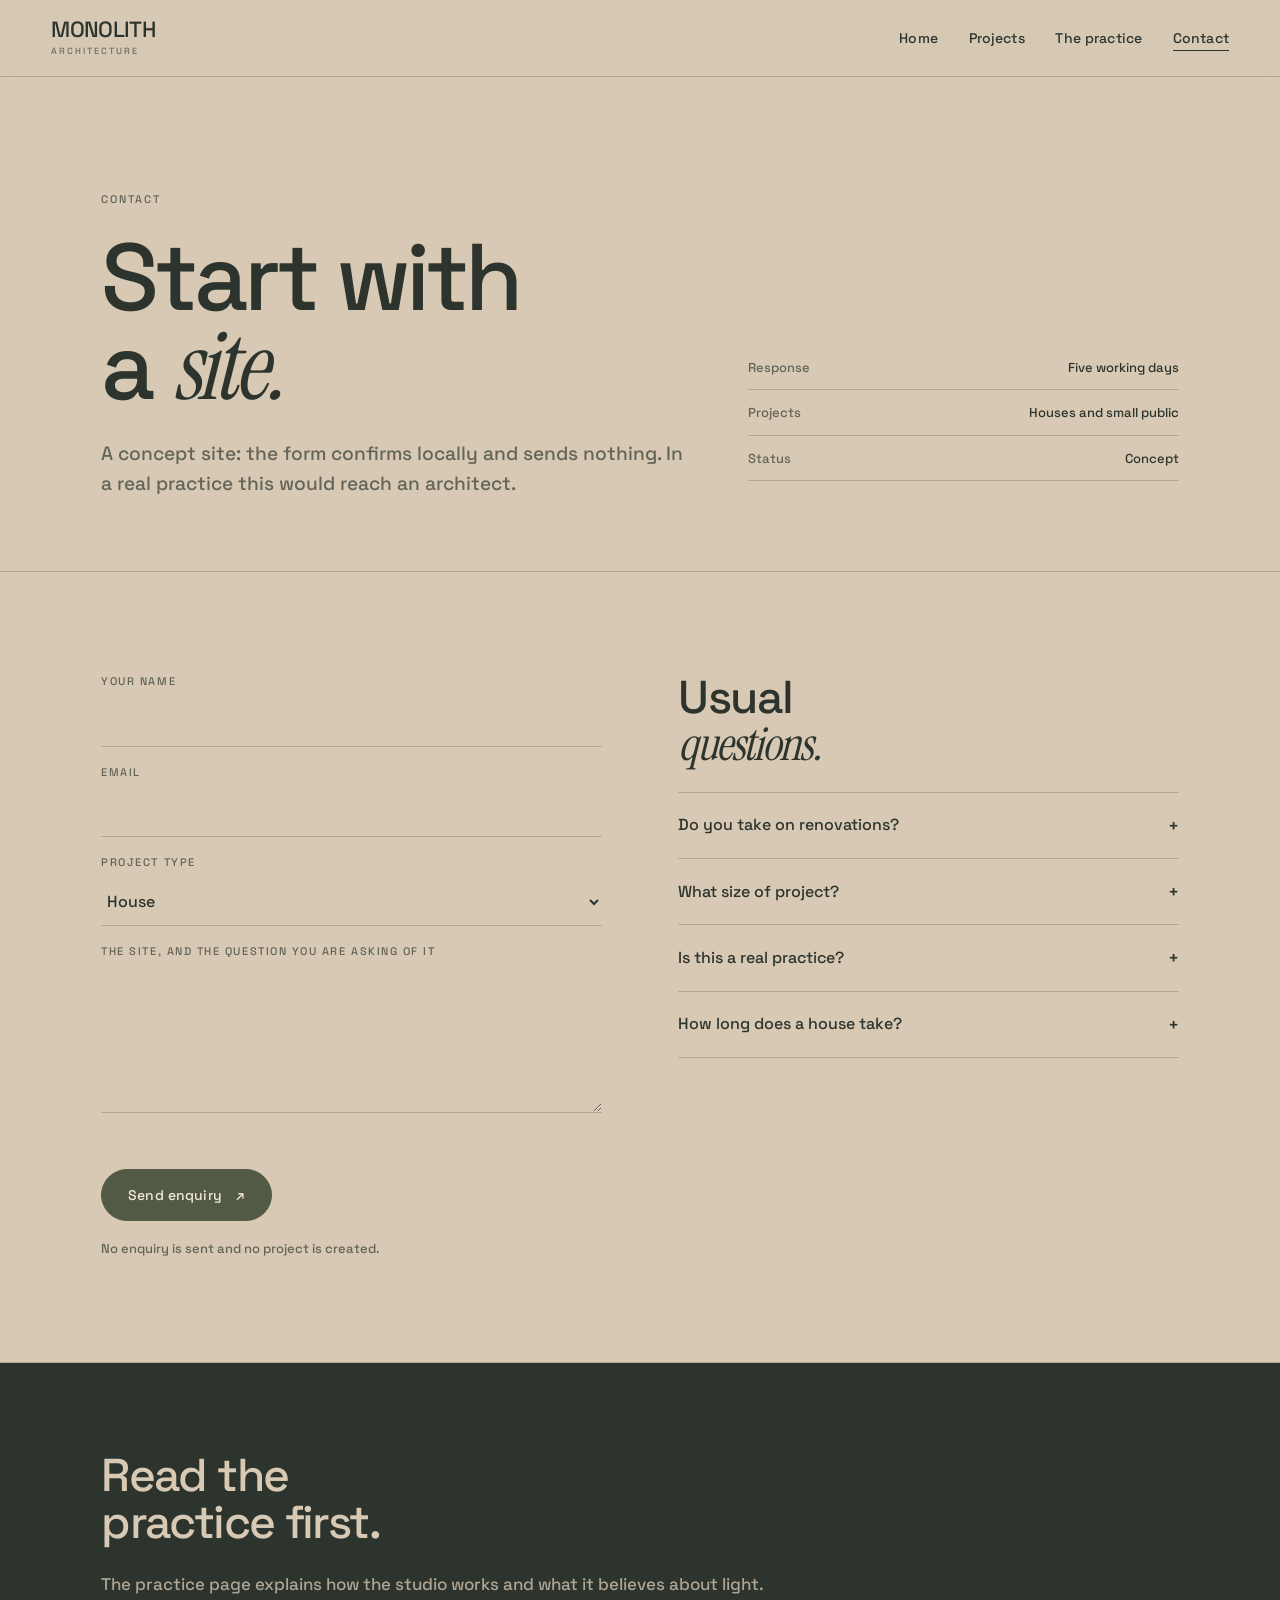
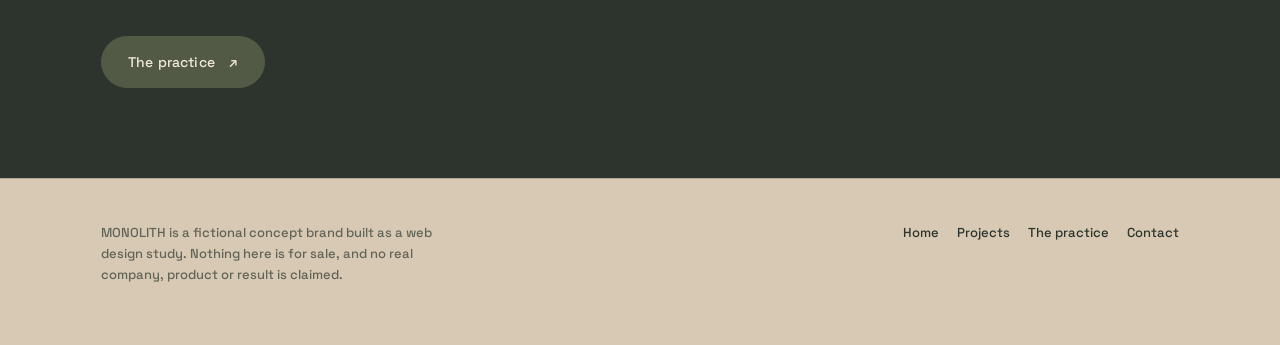
<file: contact.html>
<!doctype html>
<html lang="en">
<head>
<meta charset="utf-8"><meta name="viewport" content="width=device-width, initial-scale=1">
<title>Contact | Monolith Architecture</title>
<meta name="description" content="Project enquiries for the imagined Monolith architecture practice.">
<meta name="theme-color" content="{paper}">
<link rel="icon" href="data:image/svg+xml,%3Csvg xmlns='http://www.w3.org/2000/svg' viewBox='0 0 64 64'%3E%3Crect width='64' height='64' rx='14' fill='%232d342d'/%3E%3C/svg%3E">
<link rel="preload" href="./assets/sans.woff2" as="font" type="font/woff2" crossorigin>
<link rel="stylesheet" href="./common.css">
<link rel="stylesheet" href="./style.css">
<link rel="stylesheet" href="./page.css">
<script src="./page.js" defer></script>
</head>
<body class="pg-body"><header class="pg-header">
<a class="pg-brand" href="./index.html">MONOLITH<span>Architecture</span></a>
<button class="pg-menu" data-pg-menu aria-expanded="false" aria-controls="pg-nav">Menu</button>
<nav class="pg-nav" id="pg-nav" data-pg-nav aria-label="Main"><a href="./index.html">Home</a><a href="./projects.html">Projects</a><a href="./practice.html">The practice</a><a href="./contact.html" aria-current="page">Contact</a></nav>
</header>
<main class="pg-main"><section class="pg-hero"><div class="pg-wrap">
<p class="pg-eyebrow">Contact</p>
<div class="pg-hero-row"><div><h1 class="pg-title">Start with<br>a <em>site.</em></h1>
<p class="pg-lead">A concept site: the form confirms locally and sends nothing. In a real practice this would reach an architect.</p></div><dl class="pg-hero-meta"><div><dt>Response</dt><dd>Five working days</dd></div><div><dt>Projects</dt><dd>Houses and small public</dd></div><div><dt>Status</dt><dd>Concept</dd></div></dl></div>
</div></section><section class="pg-section "><div class="pg-wrap"><div class="pg-two"><div><form class="pg-form" data-pg-form data-confirm="Thank you. This is a concept site, so nothing was sent."><div class="pg-field"><label for="f-name">Your name</label><input id="f-name" name="name" type="text" required></div><div class="pg-field"><label for="f-email">Email</label><input id="f-email" name="email" type="email" required></div><div class="pg-field"><label for="f-type">Project type</label><select id="f-type" name="type"><option>House</option><option>Studio</option><option>Small public building</option><option>Something else</option></select></div><div class="pg-field"><label for="f-message">The site, and the question you are asking of it</label><textarea id="f-message" name="message" rows="5" required></textarea></div><div class="pg-actions"><button class="btn solid-accent" type="submit">Send enquiry <span class="arw" aria-hidden="true">&#8599;</span></button></div><p class="pg-note">No enquiry is sent and no project is created.</p><p class="pg-sent" data-pg-sent role="status" aria-live="polite"></p></form></div><div><h2 class="pg-h2">Usual<br><em>questions.</em></h2><div class="pg-faq"><details><summary>Do you take on renovations?<span aria-hidden="true">+</span></summary><p>Sometimes. A renovation is usually a harder drawing problem than a new build.</p></details><details><summary>What size of project?<span aria-hidden="true">+</span></summary><p>Houses, studios and small public buildings. Nothing larger than the practice can draw properly.</p></details><details><summary>Is this a real practice?<span aria-hidden="true">+</span></summary><p>No. Monolith is a fictional practice built as a design study.</p></details><details><summary>How long does a house take?<span aria-hidden="true">+</span></summary><p>In a real practice, roughly 18 months from first conversation to handover.</p></details></div></div></div></div></section><section class="pg-band"><div class="pg-wrap"><h2 class="pg-h2">Read the<br>practice first.</h2><p class="pg-p">The practice page explains how the studio works and what it believes about light.</p><div class="pg-actions"><a class="btn" href="./practice.html">The practice <span class="arw" aria-hidden="true">&#8599;</span></a></div></div></section></main>
<footer class="pg-footer"><div class="pg-wrap"><div class="pg-footer-row">
<p>MONOLITH is a fictional concept brand built as a web design study. Nothing here is for sale, and no real company, product or result is claimed.</p>
<nav aria-label="Footer">
<a href="./index.html">Home</a>
<a href="./projects.html">Projects</a>
<a href="./practice.html">The practice</a>
<a href="./contact.html">Contact</a>
</nav>
</div></div></footer>
</body></html>
</file>
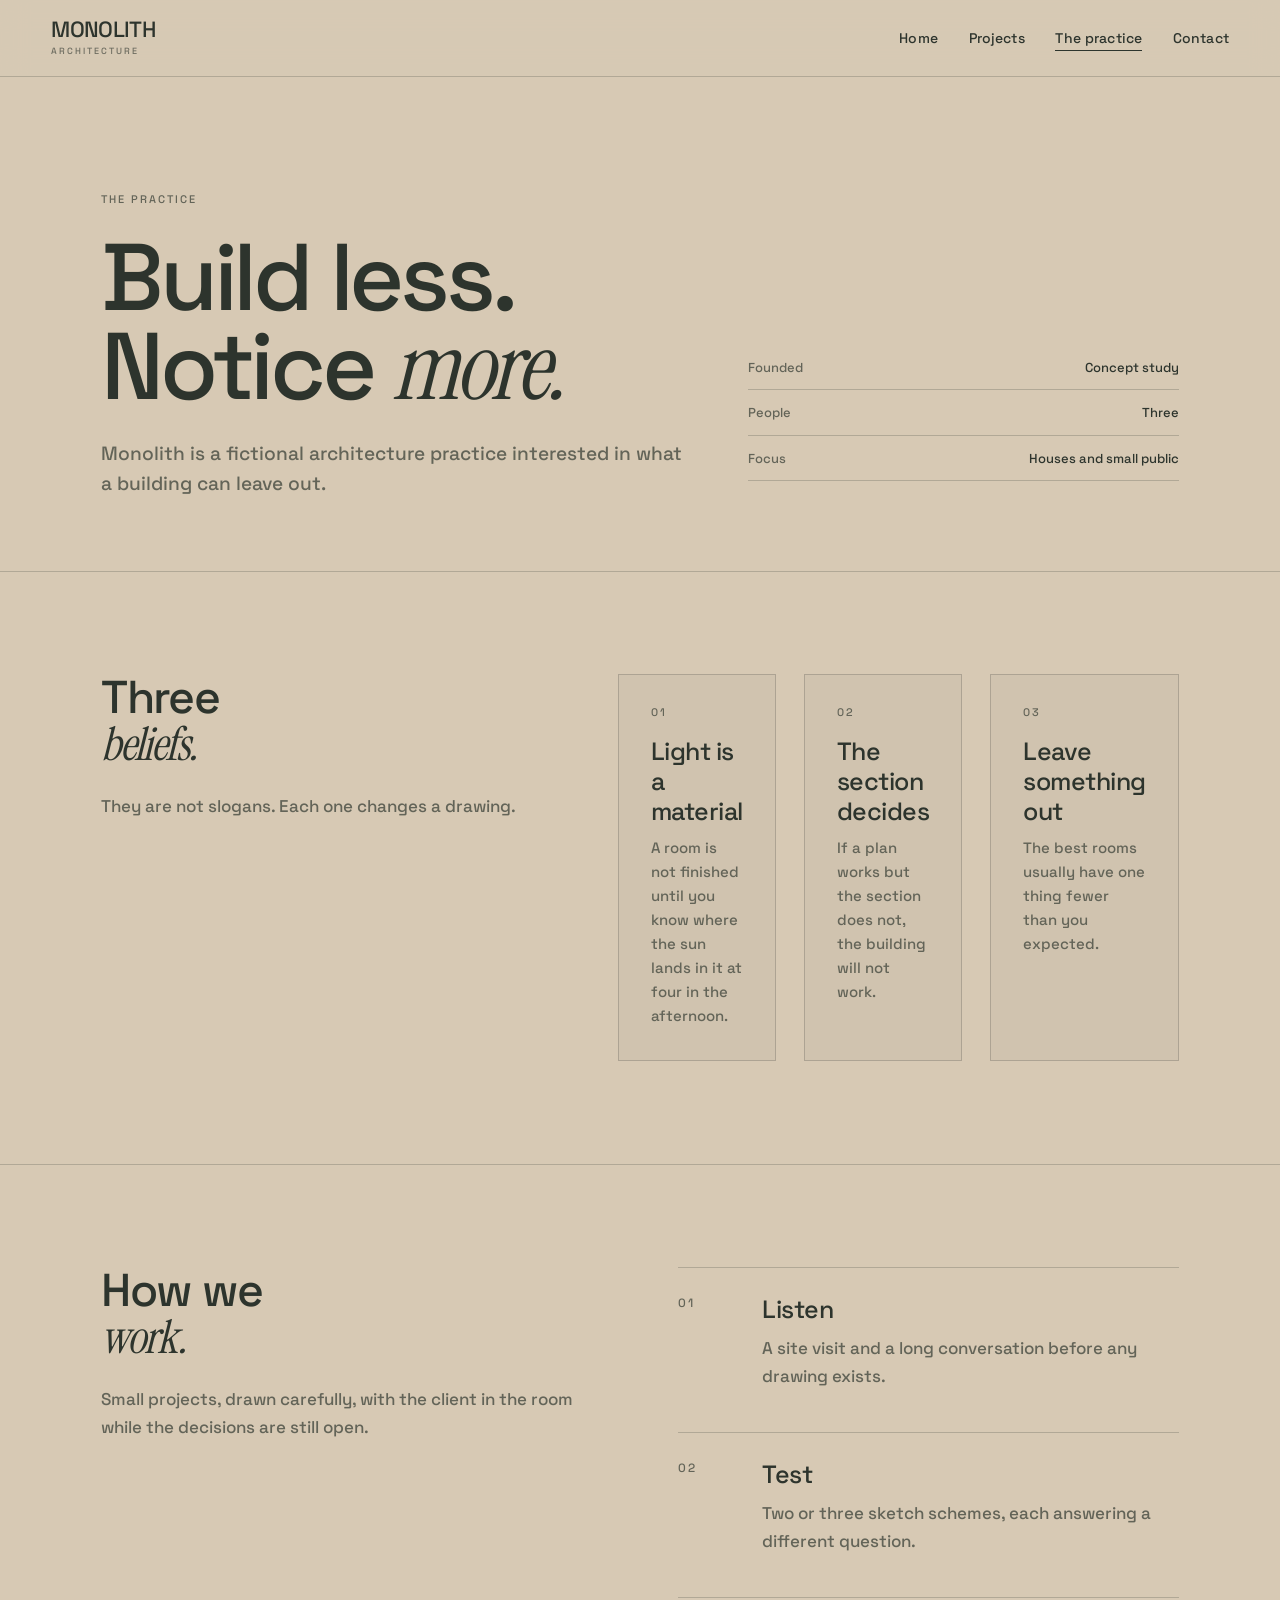
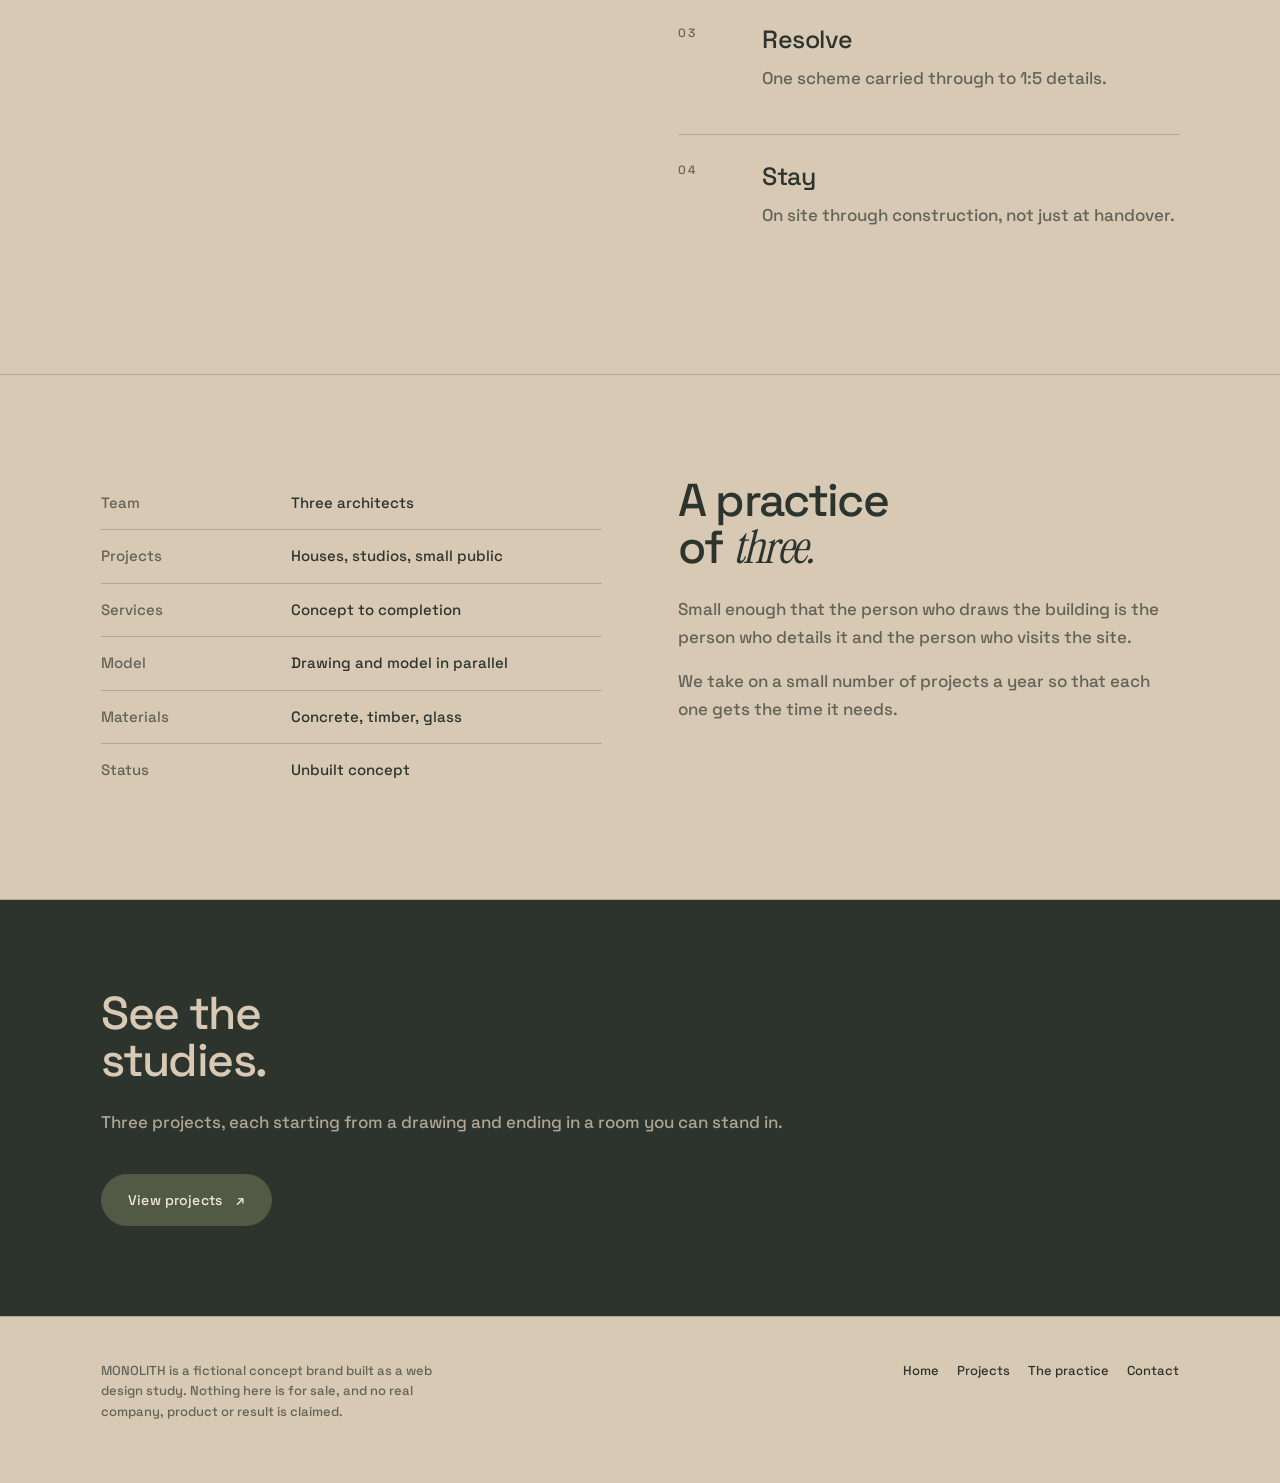
<file: practice.html>
<!doctype html>
<html lang="en">
<head>
<meta charset="utf-8"><meta name="viewport" content="width=device-width, initial-scale=1">
<title>The practice | Monolith Architecture</title>
<meta name="description" content="How the imagined Monolith practice works, what it believes about light and material, and who is in it.">
<meta name="theme-color" content="{paper}">
<link rel="icon" href="data:image/svg+xml,%3Csvg xmlns='http://www.w3.org/2000/svg' viewBox='0 0 64 64'%3E%3Crect width='64' height='64' rx='14' fill='%232d342d'/%3E%3C/svg%3E">
<link rel="preload" href="./assets/sans.woff2" as="font" type="font/woff2" crossorigin>
<link rel="stylesheet" href="./common.css">
<link rel="stylesheet" href="./style.css">
<link rel="stylesheet" href="./page.css">
<script src="./page.js" defer></script>
</head>
<body class="pg-body"><header class="pg-header">
<a class="pg-brand" href="./index.html">MONOLITH<span>Architecture</span></a>
<button class="pg-menu" data-pg-menu aria-expanded="false" aria-controls="pg-nav">Menu</button>
<nav class="pg-nav" id="pg-nav" data-pg-nav aria-label="Main"><a href="./index.html">Home</a><a href="./projects.html">Projects</a><a href="./practice.html" aria-current="page">The practice</a><a href="./contact.html">Contact</a></nav>
</header>
<main class="pg-main"><section class="pg-hero"><div class="pg-wrap">
<p class="pg-eyebrow">The practice</p>
<div class="pg-hero-row"><div><h1 class="pg-title">Build less.<br>Notice <em>more.</em></h1>
<p class="pg-lead">Monolith is a fictional architecture practice interested in what a building can leave out.</p></div><dl class="pg-hero-meta"><div><dt>Founded</dt><dd>Concept study</dd></div><div><dt>People</dt><dd>Three</dd></div><div><dt>Focus</dt><dd>Houses and small public</dd></div></dl></div>
</div></section><section class="pg-section "><div class="pg-wrap"><div class="pg-two"><div><h2 class="pg-h2">Three<br><em>beliefs.</em></h2><p class="pg-p">They are not slogans. Each one changes a drawing.</p></div><div><div class="pg-three"><article class="pg-card" data-reveal><span class="pg-num">01</span><h3 class="pg-h3">Light is a material</h3><p>A room is not finished until you know where the sun lands in it at four in the afternoon.</p></article><article class="pg-card" data-reveal><span class="pg-num">02</span><h3 class="pg-h3">The section decides</h3><p>If a plan works but the section does not, the building will not work.</p></article><article class="pg-card" data-reveal><span class="pg-num">03</span><h3 class="pg-h3">Leave something out</h3><p>The best rooms usually have one thing fewer than you expected.</p></article></div></div></div></div></section><section class="pg-section "><div class="pg-wrap"><div class="pg-two"><div><h2 class="pg-h2">How we<br><em>work.</em></h2><p class="pg-p">Small projects, drawn carefully, with the client in the room while the decisions are still open.</p></div><div><div class="pg-steps"><div class="pg-step"><div><h3 class="pg-h3">Listen</h3><p class="pg-p">A site visit and a long conversation before any drawing exists.</p></div></div><div class="pg-step"><div><h3 class="pg-h3">Test</h3><p class="pg-p">Two or three sketch schemes, each answering a different question.</p></div></div><div class="pg-step"><div><h3 class="pg-h3">Resolve</h3><p class="pg-p">One scheme carried through to 1:5 details.</p></div></div><div class="pg-step"><div><h3 class="pg-h3">Stay</h3><p class="pg-p">On site through construction, not just at handover.</p></div></div></div></div></div></div></section><section class="pg-section "><div class="pg-wrap"><div class="pg-two"><div><table class="pg-spec"><tbody><tr><th scope="row">Team</th><td>Three architects</td></tr><tr><th scope="row">Projects</th><td>Houses, studios, small public</td></tr><tr><th scope="row">Services</th><td>Concept to completion</td></tr><tr><th scope="row">Model</th><td>Drawing and model in parallel</td></tr><tr><th scope="row">Materials</th><td>Concrete, timber, glass</td></tr><tr><th scope="row">Status</th><td>Unbuilt concept</td></tr></tbody></table></div><div><h2 class="pg-h2">A practice<br>of <em>three.</em></h2><p class="pg-p">Small enough that the person who draws the building is the person who details it and the person who visits the site.</p><p class="pg-p">We take on a small number of projects a year so that each one gets the time it needs.</p></div></div></div></section><section class="pg-band"><div class="pg-wrap"><h2 class="pg-h2">See the<br>studies.</h2><p class="pg-p">Three projects, each starting from a drawing and ending in a room you can stand in.</p><div class="pg-actions"><a class="btn" href="./projects.html">View projects <span class="arw" aria-hidden="true">&#8599;</span></a></div></div></section></main>
<footer class="pg-footer"><div class="pg-wrap"><div class="pg-footer-row">
<p>MONOLITH is a fictional concept brand built as a web design study. Nothing here is for sale, and no real company, product or result is claimed.</p>
<nav aria-label="Footer">
<a href="./index.html">Home</a>
<a href="./projects.html">Projects</a>
<a href="./practice.html">The practice</a>
<a href="./contact.html">Contact</a>
</nav>
</div></div></footer>
</body></html>
</file>
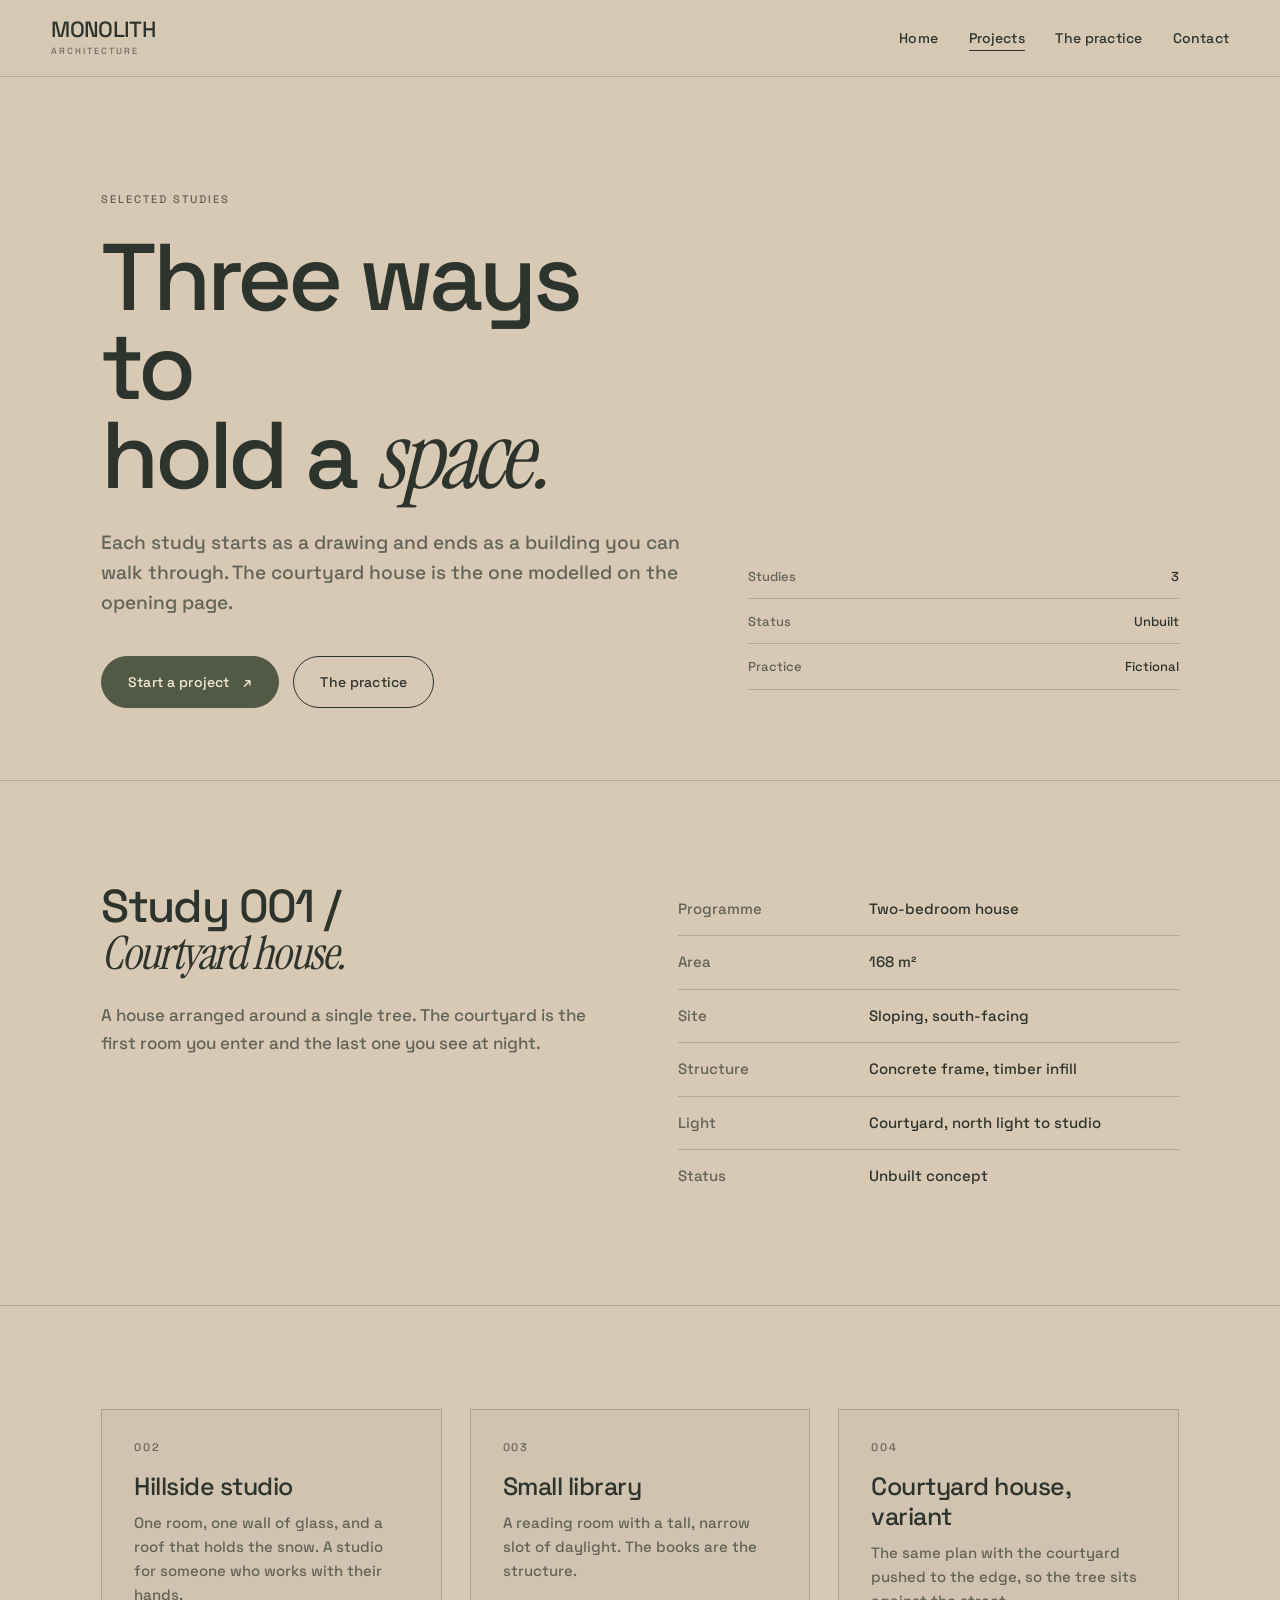
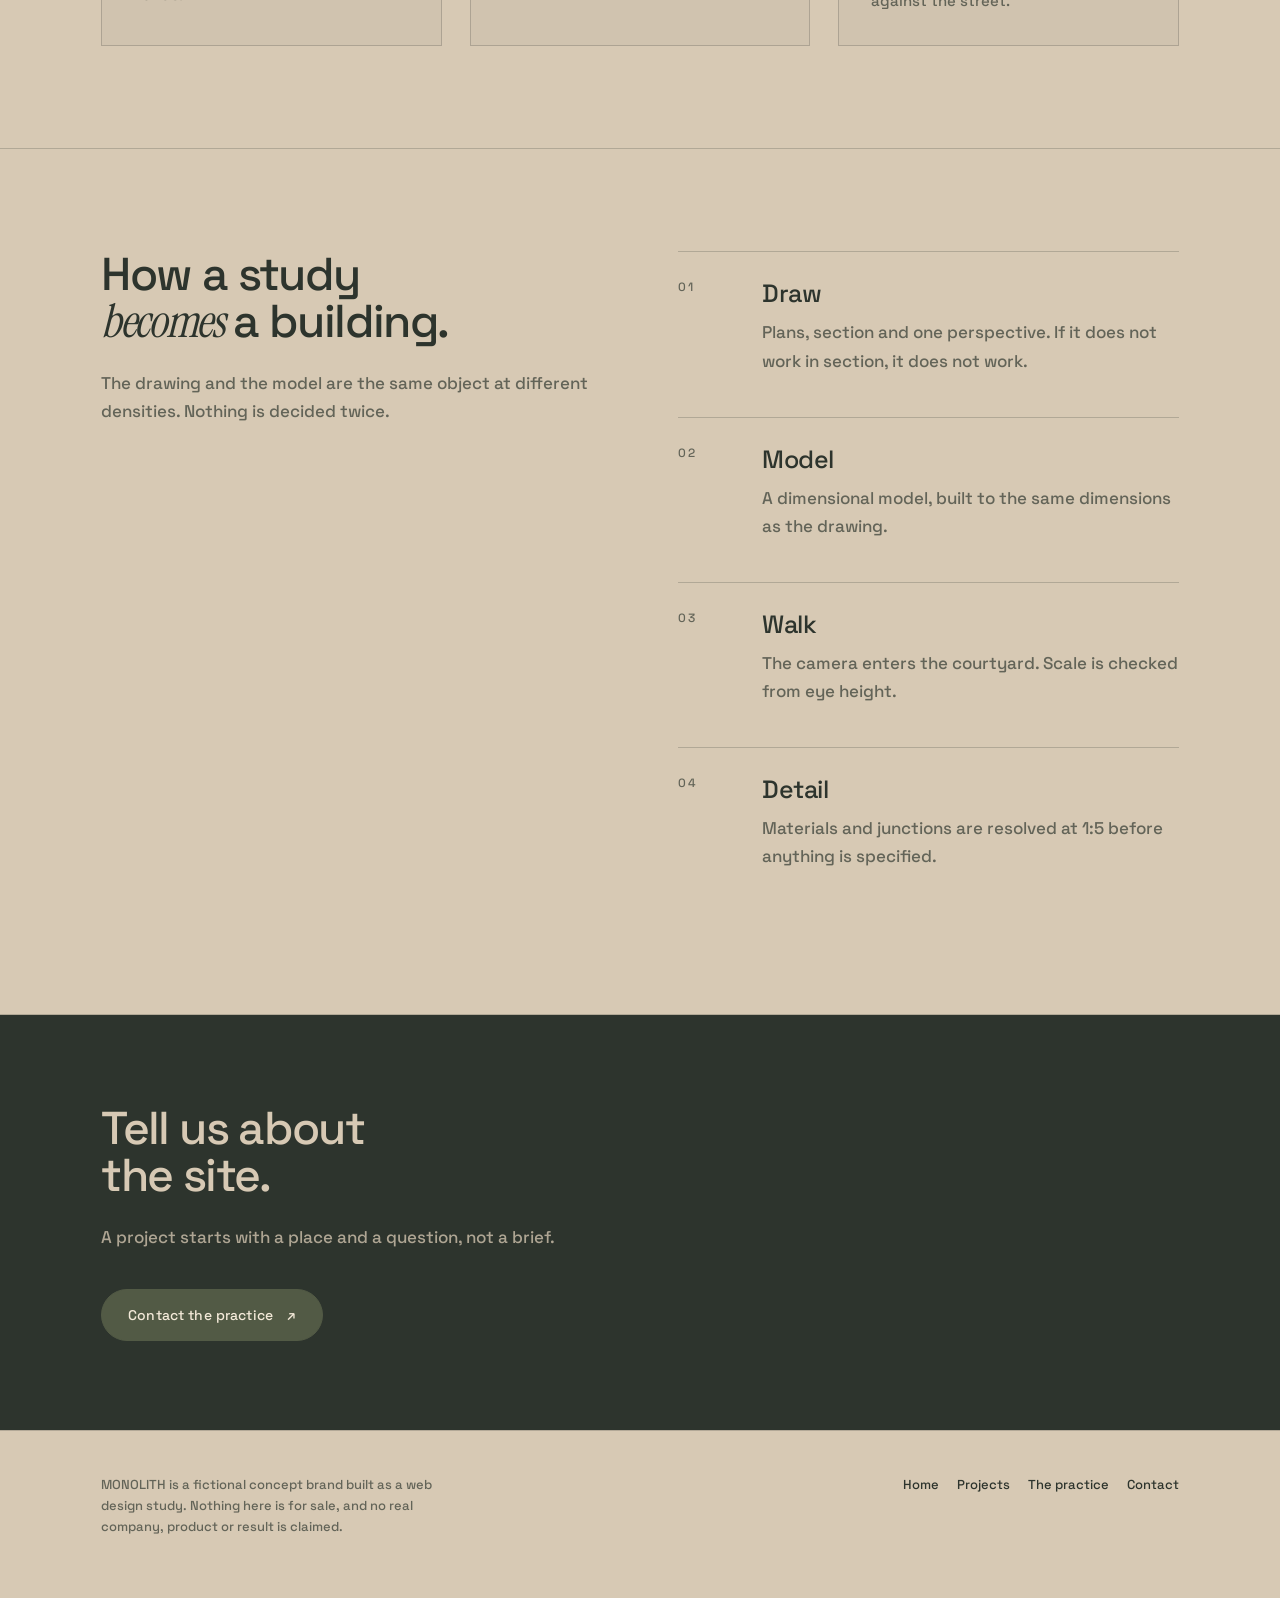
<file: projects.html>
<!doctype html>
<html lang="en">
<head>
<meta charset="utf-8"><meta name="viewport" content="width=device-width, initial-scale=1">
<title>Projects | Monolith Architecture</title>
<meta name="description" content="Three imagined Monolith studies: a courtyard house, a hillside studio and a small library.">
<meta name="theme-color" content="{paper}">
<link rel="icon" href="data:image/svg+xml,%3Csvg xmlns='http://www.w3.org/2000/svg' viewBox='0 0 64 64'%3E%3Crect width='64' height='64' rx='14' fill='%232d342d'/%3E%3C/svg%3E">
<link rel="preload" href="./assets/sans.woff2" as="font" type="font/woff2" crossorigin>
<link rel="stylesheet" href="./common.css">
<link rel="stylesheet" href="./style.css">
<link rel="stylesheet" href="./page.css">
<script src="./page.js" defer></script>
</head>
<body class="pg-body"><header class="pg-header">
<a class="pg-brand" href="./index.html">MONOLITH<span>Architecture</span></a>
<button class="pg-menu" data-pg-menu aria-expanded="false" aria-controls="pg-nav">Menu</button>
<nav class="pg-nav" id="pg-nav" data-pg-nav aria-label="Main"><a href="./index.html">Home</a><a href="./projects.html" aria-current="page">Projects</a><a href="./practice.html">The practice</a><a href="./contact.html">Contact</a></nav>
</header>
<main class="pg-main"><section class="pg-hero"><div class="pg-wrap">
<p class="pg-eyebrow">Selected studies</p>
<div class="pg-hero-row"><div><h1 class="pg-title">Three ways to<br>hold a <em>space.</em></h1>
<p class="pg-lead">Each study starts as a drawing and ends as a building you can walk through. The courtyard house is the one modelled on the opening page.</p><div class="pg-actions"><a class="btn solid-accent" href="./contact.html">Start a project <span class="arw" aria-hidden="true">&#8599;</span></a><a class="btn ghost" href="./practice.html">The practice</a></div></div><dl class="pg-hero-meta"><div><dt>Studies</dt><dd>3</dd></div><div><dt>Status</dt><dd>Unbuilt</dd></div><div><dt>Practice</dt><dd>Fictional</dd></div></dl></div>
</div></section><section class="pg-section "><div class="pg-wrap"><div class="pg-two"><div><h2 class="pg-h2">Study 001 /<br><em>Courtyard house.</em></h2><p class="pg-p">A house arranged around a single tree. The courtyard is the first room you enter and the last one you see at night.</p></div><div><table class="pg-spec"><tbody><tr><th scope="row">Programme</th><td>Two-bedroom house</td></tr><tr><th scope="row">Area</th><td>168 m²</td></tr><tr><th scope="row">Site</th><td>Sloping, south-facing</td></tr><tr><th scope="row">Structure</th><td>Concrete frame, timber infill</td></tr><tr><th scope="row">Light</th><td>Courtyard, north light to studio</td></tr><tr><th scope="row">Status</th><td>Unbuilt concept</td></tr></tbody></table></div></div></div></section><section class="pg-section "><div class="pg-wrap"><div style="margin-top:0"><div class="pg-three"><article class="pg-card" data-reveal><span class="pg-num">002</span><h3 class="pg-h3">Hillside studio</h3><p>One room, one wall of glass, and a roof that holds the snow. A studio for someone who works with their hands.</p></article><article class="pg-card" data-reveal><span class="pg-num">003</span><h3 class="pg-h3">Small library</h3><p>A reading room with a tall, narrow slot of daylight. The books are the structure.</p></article><article class="pg-card" data-reveal><span class="pg-num">004</span><h3 class="pg-h3">Courtyard house, variant</h3><p>The same plan with the courtyard pushed to the edge, so the tree sits against the street.</p></article></div></div></div></section><section class="pg-section "><div class="pg-wrap"><div class="pg-two"><div><h2 class="pg-h2">How a study<br><em>becomes</em> a building.</h2><p class="pg-p">The drawing and the model are the same object at different densities. Nothing is decided twice.</p></div><div><div class="pg-steps"><div class="pg-step"><div><h3 class="pg-h3">Draw</h3><p class="pg-p">Plans, section and one perspective. If it does not work in section, it does not work.</p></div></div><div class="pg-step"><div><h3 class="pg-h3">Model</h3><p class="pg-p">A dimensional model, built to the same dimensions as the drawing.</p></div></div><div class="pg-step"><div><h3 class="pg-h3">Walk</h3><p class="pg-p">The camera enters the courtyard. Scale is checked from eye height.</p></div></div><div class="pg-step"><div><h3 class="pg-h3">Detail</h3><p class="pg-p">Materials and junctions are resolved at 1:5 before anything is specified.</p></div></div></div></div></div></div></section><section class="pg-band"><div class="pg-wrap"><h2 class="pg-h2">Tell us about<br>the site.</h2><p class="pg-p">A project starts with a place and a question, not a brief.</p><div class="pg-actions"><a class="btn" href="./contact.html">Contact the practice <span class="arw" aria-hidden="true">&#8599;</span></a></div></div></section></main>
<footer class="pg-footer"><div class="pg-wrap"><div class="pg-footer-row">
<p>MONOLITH is a fictional concept brand built as a web design study. Nothing here is for sale, and no real company, product or result is claimed.</p>
<nav aria-label="Footer">
<a href="./index.html">Home</a>
<a href="./projects.html">Projects</a>
<a href="./practice.html">The practice</a>
<a href="./contact.html">Contact</a>
</nav>
</div></div></footer>
</body></html>
</file>
<file: common.css>
@font-face{font-family:DM;src:url('./assets/sans.woff2');font-display:swap}@font-face{font-family:Space;font-weight:500;src:url('./assets/display.woff2');font-display:swap}@font-face{font-family:Instrument;src:url('./assets/serif.woff2');font-display:swap}
*{box-sizing:border-box}html{scroll-behavior:smooth;scroll-padding-top:0}body{margin:0;background:var(--paper);color:var(--ink);font:18px/1.6 DM,Arial,sans-serif}button,a,input{-webkit-tap-highlight-color:transparent}a{color:inherit;text-decoration:none}button{font:inherit;color:inherit;cursor:pointer}button:disabled{cursor:wait}button,a{touch-action:manipulation}button:focus-visible,a:focus-visible,input:focus-visible{outline:2px solid var(--accent);outline-offset:6px}::selection{background:var(--accent);color:var(--paper)}.skip{position:fixed;top:-90px;left:24px;z-index:100;background:var(--ink);color:var(--paper);padding:16px}.skip:focus{top:12px}
.nav{position:fixed;z-index:20;top:0;left:0;width:100%;height:96px;padding:0 5vw;display:flex;align-items:center;justify-content:space-between;background:color-mix(in srgb,var(--paper) 95%,transparent);backdrop-filter:blur(12px)}.brand{font:500 32px Space,Arial,sans-serif;letter-spacing:-1.8px}.nav-links{display:flex;align-items:center;gap:32px;font-size:14px}.nav-links a{position:relative;padding:12px 0}.nav-links a:after{content:'';position:absolute;left:0;right:100%;bottom:6px;height:1px;background:currentColor;transition:right .3s}.nav-links a:hover:after{right:0}.nav-button{font-size:14px;min-height:44px;padding:10px 20px;border:1px solid var(--line);background:transparent;border-radius:32px}.menu-toggle{display:none}
.story{position:relative;isolation:isolate}.stage{position:sticky;top:0;height:100svh;margin-bottom:-100svh;overflow:hidden;isolation:isolate}.stage canvas{position:absolute;inset:0;width:100%;height:100%;z-index:1}.scene-backdrop{position:absolute;inset:0;z-index:0;pointer-events:none;overflow:hidden;background:var(--scene-background,var(--paper))}.scene-word{position:absolute;right:-.03em;top:9%;font:500 clamp(130px,20vw,330px)/1 Space;letter-spacing:-.08em;white-space:nowrap;color:var(--ink);opacity:.055;transform:translateY(calc(var(--travel,0)*-50px))}.scene-orbit{position:absolute;width:52vw;height:52vw;right:-5vw;top:14%;border:1px solid var(--line);border-radius:50%;opacity:.45}.scene-foreground{position:absolute;inset:0;z-index:2;pointer-events:none}.scene-foreground:after{content:'';position:absolute;left:5vw;right:5vw;bottom:60px;height:1px;background:var(--line);opacity:.5}.scene-index{position:absolute;right:5vw;bottom:78px;font:400 72px/1 Instrument;letter-spacing:-3px;color:var(--accent)}
.chapter{position:relative;z-index:3;min-height:max(100svh,800px);display:flex;align-items:center;padding:130px 5vw 110px;pointer-events:none}.chapter .copy{width:40%;max-width:480px;pointer-events:auto;position:relative}.chapter .copy:before{content:'';position:absolute;inset:-40px -60px -40px -5vw;background:linear-gradient(90deg,var(--paper) calc(100% - 60px),transparent);z-index:-1;pointer-events:none}.chapter.right{justify-content:flex-start}.chapter.hero{align-items:center}.chapter.hero .copy{max-width:580px;width:47%}.chapter.hero .copy:before{display:none}.eyebrow{text-transform:uppercase;font:12px/1.5 DM,sans-serif;letter-spacing:1.8px;margin:0 0 20px}h1,h2,h3,p{margin-top:0}h1{font:500 clamp(72px,8.2vw,132px)/1 Space,sans-serif;letter-spacing:-.075em;margin-bottom:28px}h2{font:500 clamp(52px,4.7vw,76px)/1.04 Space,sans-serif;letter-spacing:-.06em;margin-bottom:28px}h3{font:500 30px/1.2 Space,sans-serif;letter-spacing:-1px}.copy>p:not(.eyebrow),.lede{font-size:18px;line-height:1.6;max-width:390px;margin-bottom:24px}.button{display:inline-flex;align-items:center;justify-content:space-between;gap:32px;padding:15px 25px;background:var(--accent);color:var(--button-ink,var(--paper));border:0;border-radius:40px;font-size:15px;min-height:52px;transition:background .25s,transform .25s}.button:hover{transform:translateY(-3px);background:var(--ink)}.button span{font-size:22px;line-height:1}.text-link{display:inline-flex;align-items:center;justify-content:space-between;gap:30px;font-size:15px;min-height:48px;padding:10px 0;border-bottom:1px solid currentColor}.hero-footer{position:absolute;bottom:35px;left:5vw;right:5vw;display:flex;justify-content:flex-start;align-items:flex-end;gap:48px;font-size:12px;line-height:1.5}.hero-footer span{max-width:250px}.chapter-count{font-size:13px;line-height:1.5;display:inline-block;border-top:1px solid var(--line);padding-top:14px;margin-bottom:24px;min-width:190px}.scene-note{position:absolute;bottom:28px;right:5vw;z-index:2;font-size:12px;letter-spacing:.6px;pointer-events:none}.render-status{position:absolute;left:5vw;bottom:32px;font-size:12px;z-index:2}.scene-ready:not(.no-webgl) .render-status{display:none}.travel-progress{position:fixed;bottom:0;left:0;right:0;height:3px;transform:scaleX(0);transform-origin:left;background:var(--accent);z-index:25}.chapter-nav{position:fixed;right:12px;top:43%;z-index:15;display:flex;flex-direction:column}.chapter-nav a{height:32px;width:24px;display:grid;place-items:center}.chapter-nav a:after{content:'';width:6px;height:6px;border:1px solid currentColor;border-radius:50%;opacity:.4}.chapter-nav a.is-active:after{background:currentColor;opacity:1;transform:scale(1.3)}
.section{scroll-margin-top:96px;position:relative;z-index:5;background:var(--paper);padding:110px 7vw}.section-header{display:grid;grid-template-columns:1.4fr 1fr;align-items:end;gap:8vw;margin-bottom:72px}.section-header>p{max-width:420px;font-size:18px;line-height:1.6}.detail-row{display:grid;grid-template-columns:.3fr 1.3fr 1fr;gap:4vw;border-top:1px solid var(--line);padding:34px 0}.detail-row p{font-size:18px;line-height:1.6;max-width:400px}.detail-num{font:14px Space,sans-serif}.footer{position:relative;z-index:5;padding:36px 5vw;border-top:1px solid var(--line);background:var(--paper);display:flex;justify-content:space-between;align-items:center;gap:24px;font-size:12px}.footer .brand{font-size:27px}.reveal{transition:opacity .6s,translate .6s}.reveal.pre{opacity:0;visibility:hidden;translate:0 16px}.choices{display:flex;gap:14px;align-items:center;margin:28px 0}.choice{width:44px;height:44px;border:1px solid var(--line);border-radius:50%;background:var(--swatch);position:relative;flex-shrink:0}.choice[aria-pressed=true]:after{content:'';position:absolute;inset:-5px;border-radius:50%;border:1px solid currentColor}dialog{border:1px solid var(--line);padding:56px;max-width:650px;width:calc(100% - 32px);background:var(--paper);color:var(--ink)}dialog::backdrop{background:#15100cb0;backdrop-filter:blur(12px)}dialog h2{font-size:54px}dialog p{font-size:18px;line-height:1.6}dialog .close{position:absolute;right:12px;top:12px;background:none;border:0;font-size:28px;min-width:44px;min-height:44px}.no-webgl .stage:after{content:'A study in form, light and movement';position:absolute;inset:45% 10% 10% 50%;display:grid;place-items:center;font:44px Instrument,serif;text-align:center}.no-webgl .stage canvas{opacity:0}.motion-off .copy:before{background:linear-gradient(90deg,var(--paper) 80%,transparent)}.path-inspection .chapter,.path-inspection .scene-backdrop,.path-inspection .scene-foreground{visibility:hidden}.path-inspection .stage{background:var(--paper)}
@media(min-width:700px) and (max-width:1049px){.nav{padding:0 5vw}.nav-links{gap:18px}.chapter .copy{width:43%}.chapter.hero .copy{width:49%}h1{font-size:9vw}h2{font-size:5.8vw}.section{padding:90px 6vw}.detail-row{gap:24px}.scene-word{top:16%}}
@media(max-width:699px){html{scroll-padding-top:0}body{font-size:17px}.nav{height:80px;padding:0 6vw}.brand{font-size:29px}.nav-links{display:none;position:absolute;top:72px;left:5vw;right:5vw;background:var(--paper);border:1px solid var(--line);padding:24px;flex-direction:column;align-items:stretch;gap:12px;font-size:16px}.nav-links.open{display:flex}.menu-toggle{display:block;border:1px solid var(--line);background:var(--paper);border-radius:30px;padding:10px 18px;font-size:14px;min-height:44px}.chapter,.chapter.hero{padding:112px 6vw 55svh;align-items:flex-start;min-height:max(114svh,980px)}.chapter .copy,.chapter.hero .copy{max-width:100%;width:100%}.chapter .copy:before{inset:-26px -6vw -30px;background:linear-gradient(var(--paper) calc(100% - 20px),transparent)}h1{font-size:clamp(64px,16vw,94px);margin-bottom:26px}h2{font-size:clamp(48px,12.6vw,68px);line-height:1.03;margin-bottom:24px}.copy>p:not(.eyebrow),.lede{font-size:17px;line-height:1.6;max-width:100%;margin-bottom:24px}.eyebrow{font-size:12px;letter-spacing:1px;margin-bottom:18px}.chapter-count{font-size:12px;margin-bottom:20px;padding-top:12px}.button{font-size:15px;padding:14px 22px}.text-link{font-size:15px}.hero-footer{left:6vw;right:6vw;bottom:24px;font-size:12px}.hero-footer>span{display:none}.hero-footer{justify-content:flex-start}.scene-note{right:6vw;bottom:25px;font-size:12px}.scene-index{right:6vw;bottom:65px;font-size:54px}.scene-foreground:after{left:6vw;right:6vw;bottom:55px}.scene-word{font-size:40vw;top:48%;right:-.08em}.scene-orbit{width:110vw;height:110vw;right:-5vw;top:49%}.chapter-nav{display:none}.section{padding:72px 6vw}.section-header{display:block;margin-bottom:44px}.section-header h2{font-size:48px}.section-header>p{font-size:17px;max-width:100%;margin-top:26px}.detail-row{grid-template-columns:28px 1fr;gap:12px;padding:26px 0}.detail-row p{grid-column:2;font-size:17px}.detail-row h3{font-size:28px}.footer{padding:30px 6vw;gap:24px;flex-wrap:wrap;font-size:12px}.footer>span{max-width:220px}.footer>a:last-child{width:100%}dialog{padding:48px 26px 32px}dialog h2{font-size:44px}dialog p{font-size:17px}.choices{gap:14px}.no-webgl .stage:after{inset:58% 10% 10%}.motion-off .chapter .copy:before{background:linear-gradient(var(--paper) 85%,transparent)}}
@media(prefers-reduced-motion:reduce){html{scroll-behavior:auto}*,*:before,*:after{animation:none!important;transition:none!important}.reveal.pre:not(.revealed){opacity:1;visibility:visible;translate:none}}
</file>
<file: style.css>
:root{--paper:#d7c9b4;--ink:#2d342d;--accent:#525a45;--line:#928d7b;--button-ink:#f4ead9;--scene-background:linear-gradient(140deg,#e7dfce,#c8b396)}.brand{font:500 17px DM;letter-spacing:3px;display:flex;align-items:center;gap:14px}.brand i{width:23px;height:29px;background:var(--ink);position:relative}.brand i:after{content:'';position:absolute;bottom:0;left:8px;width:7px;height:19px;background:var(--paper)}.nav-button{border-radius:0;border:none;border-bottom:1px solid var(--line);padding:10px 0;margin-left:10px}.hero h1{font:500 clamp(72px,8.4vw,130px)/.98 Space;letter-spacing:-.075em;margin-bottom:0}.hero h1 span{font:400 1.12em Instrument;letter-spacing:-.025em}.chapter.hero .copy{padding-bottom:100px;width:48%}.project-caption{position:absolute;left:5vw;bottom:125px;border-top:1px solid var(--line);width:240px;padding-top:16px}.project-caption>span{font-size:12px;letter-spacing:1px}.project-caption>p{font-size:16px;line-height:1.6;margin:12px 0 0}.chapter:not(.hero) h2{font:500 clamp(52px,5.2vw,80px)/1.03 Space;letter-spacing:-.065em}.chapter h2 em{font:400 1.15em Instrument;letter-spacing:-.025em}.scene-word{font-size:18vw;top:14%;right:-2vw;opacity:.07}.scene-orbit{border-radius:0;width:48vw;height:61%;right:4vw;top:20%;transform:skewY(-8deg);border-color:#686b5666}.scene-foreground:before{content:'';position:absolute;right:0;top:0;bottom:0;width:3vw;min-width:20px;background:linear-gradient(90deg,#403e3440,#534b3a99);box-shadow:-20px 0 40px #353c2522}.scene-index{font-family:Space;font-size:54px;letter-spacing:-4px}.project-facts{margin:28px 0 0;font-size:14px;max-width:390px}.project-facts>div{border-top:1px solid var(--line);display:flex;justify-content:space-between;gap:20px;padding:12px 0}.project-facts dt{font-size:12px;letter-spacing:.3px}.project-facts dd{margin:0;font-size:14px;text-align:right}.light-control{margin-top:28px;max-width:390px}.light-control label{display:flex;justify-content:space-between;gap:16px;font-size:12px;line-height:1.5;margin-bottom:12px}.light-control label>span{font-size:14px}.light-control input{width:100%;height:30px;accent-color:#4c583f;cursor:ew-resize;margin:4px 0 12px}.light-control>div{display:flex;justify-content:space-between;font-size:13px}.inside{align-items:flex-end;color:#f2e9d6;padding-bottom:100px}.inside .copy{max-width:470px;text-shadow:0 1px 10px #1b1d1680}.inside .copy:before{background:linear-gradient(90deg,#252b20ed,#252b20c9 65%,transparent);inset:-35px -35px -35px -5vw}.inside .chapter-count{border-color:#e5d7be}.inside .button{text-shadow:none;background:#eee3cc;color:#313c2e}.inside .button:hover{background:#b8c0a3}.material-caption{position:absolute;right:6vw;top:120px;font-size:12px;line-height:1.7;letter-spacing:.7px;color:#fff4d9;opacity:0;pointer-events:none}.practice{background:#e8e2d4;--paper:#e8e2d4}.practice-intro{display:grid;grid-template-columns:1.6fr 1fr;gap:7vw;align-items:end;margin:40px 0 72px}.practice-intro h2{font:500 clamp(48px,5vw,76px)/1.06 Space;margin:0}.practice-intro h2 em{font:400 1.15em Instrument;letter-spacing:-1px}.practice-intro p{font-size:18px;line-height:1.6;margin-bottom:0}.practice-columns{display:grid;grid-template-columns:repeat(3,1fr);gap:4vw}.practice-columns article{border-top:1px solid #a9ab9e;padding-top:24px}.practice-columns span{font-size:12px;letter-spacing:.6px}.practice-columns h3{font:400 46px/1.08 Instrument;margin:28px 0 20px;letter-spacing:-.5px}.practice-columns p{font-size:18px;line-height:1.6;max-width:340px}.end-study{padding-top:72px;margin-top:64px;border-top:1px solid #a9ab9e}.end-study>span{font-size:12px;letter-spacing:1px}.end-study>a{display:block;position:relative;font:500 90px/1.02 Space;letter-spacing:-.06em;margin-top:36px}.end-study a em{font:400 1.14em Instrument;letter-spacing:-2px}.end-study a span{position:absolute;right:0;bottom:0;font-size:90px;transition:transform .4s}.end-study a:hover span{transform:translate(8px,-8px)}.footer{background:#e8e2d4}.footer .brand{font-size:16px}.button{border-radius:0;padding:15px 22px}.mobile-facts{display:none}dialog h2{font:56px Instrument;letter-spacing:-1px}dialog svg{width:100%;margin:10px 0 24px;max-height:260px}
@media(max-width:699px){.brand{font-size:15px;letter-spacing:2px}.brand i{width:20px;height:25px}.brand i:after{left:7px;height:17px;width:6px}.chapter.hero .copy{width:100%;padding-bottom:0}.hero h1{font-size:18vw;line-height:.95}.project-caption{position:static;margin:32px 0 0;width:100%;max-width:320px}.chapter.hero{display:block}.project-caption>span{font-size:12px}.project-caption>p{font-size:16px;margin-top:10px}.chapter:not(.hero) h2{font-size:13.8vw;line-height:1.03}.light-control{margin-top:28px;max-width:100%}.light-control label{font-size:12px}.light-control label>span{font-size:13px}.light-control>div{font-size:13px}.inside{align-items:flex-end;padding-top:58svh;padding-bottom:70px}.inside .copy{padding:24px;margin-left:-12px;width:calc(100% + 24px)}.inside .copy:before{inset:0 -6vw;background:linear-gradient(90deg,#252b20ef,#252b20d9)}.inside h2{font-size:64px!important}.material-caption{top:100px;right:6vw;font-size:12px}.practice-intro{display:block;margin:30px 0 44px}.practice-intro h2{font-size:45px}.practice-intro p{margin-top:28px;font-size:17px}.practice-columns{grid-template-columns:1fr;gap:28px}.practice-columns h3{font-size:40px;margin:20px 0}.practice-columns p{font-size:17px}.practice-columns span{font-size:12px}.end-study{margin-top:40px;padding-top:44px}.end-study>a{font-size:51px;margin-top:28px}.end-study>a span{font-size:44px}.end-study>span{font-size:12px}.footer .brand{font-size:15px}#structure .project-facts{display:none}.mobile-facts{display:block;margin:34px 0}.scene-word{top:51%;font-size:27vw}.scene-orbit{top:54%;width:85vw;height:32%}.scene-foreground:before{width:4vw;min-width:12px}.scene-index{font-size:42px}.hero-footer>span{display:none}}
</file>
<file: page.css>
/* Inner-page system. Inherits each brand's paper, ink and accent. */
:root{
  --pg-display:Space,Arial,sans-serif;
  --pg-serif:Instrument,Georgia,serif;
  --pg-rule:color-mix(in srgb, var(--ink) 22%, transparent);
  --pg-soft:color-mix(in srgb, var(--ink) 7%, var(--paper));
  --pg-softer:color-mix(in srgb, var(--ink) 4%, var(--paper));
  --pg-mute:color-mix(in srgb, var(--ink) 68%, var(--paper));
  --pg-ease:cubic-bezier(.22,1,.36,1);
  --pg-snap:cubic-bezier(.2,.9,.25,1.2);
}
.pg-body{background:var(--paper);color:var(--ink);margin:0}
.pg-wrap{max-width:1180px;margin:0 auto;padding:0 clamp(20px,4vw,56px)}

/* page enter */
@keyframes pgIn{from{opacity:0;transform:translateY(16px)}to{opacity:1;transform:none}}
.pg-main{animation:pgIn .6s var(--pg-ease) both}

/* header */
.pg-header{position:sticky;top:0;z-index:60;display:flex;align-items:center;justify-content:space-between;gap:20px;
  padding:18px clamp(20px,4vw,56px);background:color-mix(in srgb, var(--paper) 88%, transparent);
  backdrop-filter:blur(14px);border-bottom:1px solid var(--pg-rule)}
.pg-brand{font:500 22px/1 var(--pg-display);letter-spacing:-.03em;color:var(--ink);text-decoration:none}
.pg-brand span{display:block;font:500 9px/1.4 var(--pg-display);letter-spacing:.22em;text-transform:uppercase;opacity:.62;margin-top:5px}
.pg-nav{display:flex;align-items:center;gap:clamp(14px,2.4vw,34px)}
.pg-nav a{position:relative;font:400 14px/1 var(--pg-display);color:var(--ink);text-decoration:none;padding:10px 0;letter-spacing:.01em}
.pg-nav a:after{content:'';position:absolute;left:0;right:0;bottom:4px;height:1px;background:currentColor;transform:scaleX(0);transform-origin:left;transition:transform .35s var(--pg-ease)}
.pg-nav a:hover:after,.pg-nav a:focus-visible:after,.pg-nav a[aria-current='page']:after{transform:scaleX(1)}
.pg-nav a[aria-current='page']{font-weight:500}
.pg-menu{display:none;border:1px solid var(--pg-rule);background:transparent;color:var(--ink);font:500 13px/1 var(--pg-display);
  padding:12px 16px;border-radius:99px;cursor:pointer;min-height:44px}
.pg-nav a:focus-visible,.pg-brand:focus-visible,.pg-menu:focus-visible,.btn:focus-visible,
.pg-form input:focus-visible,.pg-form textarea:focus-visible,.pg-form select:focus-visible{
  outline:2px solid var(--accent);outline-offset:4px}

/* hero */
.pg-hero{padding:clamp(56px,9vw,120px) 0 clamp(40px,6vw,72px);border-bottom:1px solid var(--pg-rule)}
.pg-eyebrow{font:500 11px/1.4 var(--pg-display);letter-spacing:.18em;text-transform:uppercase;color:var(--pg-mute);margin:0 0 26px}
.pg-title{font:500 clamp(42px,7.4vw,104px)/.94 var(--pg-display);letter-spacing:-.045em;margin:0 0 28px;max-width:16ch}
.pg-title em{font-family:var(--pg-serif);font-style:italic;font-weight:400}
.pg-lead{font:400 clamp(17px,1.5vw,21px)/1.55 var(--pg-display);max-width:52ch;color:var(--pg-mute);margin:0}
.pg-hero-row{display:grid;grid-template-columns:1.15fr .85fr;gap:clamp(24px,5vw,72px);align-items:end}
.pg-hero-meta{display:grid;gap:14px;padding-top:8px}
.pg-hero-meta div{display:flex;justify-content:space-between;gap:16px;padding-bottom:12px;border-bottom:1px solid var(--pg-rule);
  font:400 13px/1.4 var(--pg-display)}
.pg-hero-meta dt{color:var(--pg-mute)}
.pg-hero-meta dd{margin:0;text-align:right}

/* actions */
.btn{display:inline-flex;align-items:center;justify-content:center;gap:14px;min-height:52px;padding:15px 26px;
  border-radius:99px;border:1px solid var(--ink);background:var(--ink);color:var(--paper);text-decoration:none;
  font:500 14px/1 var(--pg-display);letter-spacing:.01em;cursor:pointer;
  transition:transform .18s var(--pg-snap), background .25s, color .25s, box-shadow .25s}
.btn.solid-accent{background:var(--accent);border-color:var(--accent);color:var(--button-ink,var(--ink))}
.btn.ghost{background:transparent;color:var(--ink)}
.btn:hover{transform:translateY(-2px);box-shadow:0 10px 26px color-mix(in srgb,var(--ink) 18%,transparent)}
.btn:active{transform:scale(.955) translateY(0);box-shadow:0 2px 8px color-mix(in srgb,var(--ink) 22%,transparent)}
.btn .arw{transition:transform .3s var(--pg-ease)}
.btn:hover .arw{transform:translate(3px,-3px)}
.pg-actions{display:flex;flex-wrap:wrap;gap:14px;margin-top:38px}

/* sections */
.pg-section{padding:clamp(56px,8vw,110px) 0;border-bottom:1px solid var(--pg-rule)}
.pg-section:last-of-type{border-bottom:0}
.pg-h2{font:500 clamp(28px,3.6vw,52px)/1.02 var(--pg-display);letter-spacing:-.035em;margin:0 0 24px;max-width:20ch}
.pg-h2 em{font-family:var(--pg-serif);font-style:italic;font-weight:400}
.pg-h3{font:500 clamp(19px,2vw,25px)/1.2 var(--pg-display);letter-spacing:-.02em;margin:0 0 10px}
.pg-p{font:400 17px/1.65 var(--pg-display);max-width:62ch;color:var(--pg-mute);margin:0 0 16px}
.pg-two{display:grid;grid-template-columns:1fr 1fr;gap:clamp(24px,6vw,80px);align-items:start}
.pg-three{display:grid;grid-template-columns:repeat(3,1fr);gap:clamp(16px,2.4vw,28px)}

/* cards */
.pg-card{border:1px solid var(--pg-rule);background:var(--pg-softer);padding:clamp(20px,2.6vw,32px);
  transition:transform .35s var(--pg-ease), border-color .35s, background .35s}
.pg-card:hover{transform:translateY(-4px);border-color:color-mix(in srgb,var(--ink) 45%,transparent);background:var(--pg-soft)}
.pg-card .pg-num{font:500 11px/1 var(--pg-display);letter-spacing:.16em;color:var(--pg-mute);display:block;margin-bottom:18px}
.pg-card p{font:400 15px/1.6 var(--pg-display);color:var(--pg-mute);margin:0}

/* spec table */
.pg-spec{width:100%;border-collapse:collapse;font:400 15px/1.5 var(--pg-display)}
.pg-spec th,.pg-spec td{text-align:left;padding:15px 0;border-bottom:1px solid var(--pg-rule);vertical-align:top}
.pg-spec th{width:38%;font-weight:400;color:var(--pg-mute)}
.pg-spec td{font-weight:500}
.pg-spec tr:last-child th,.pg-spec tr:last-child td{border-bottom:0}

/* steps */
.pg-steps{counter-reset:s;display:grid;gap:0}
.pg-step{counter-increment:s;display:grid;grid-template-columns:64px 1fr;gap:20px;padding:26px 0;border-top:1px solid var(--pg-rule);align-items:start}
.pg-step:before{content:'0' counter(s);font:500 12px/1.6 var(--pg-display);letter-spacing:.14em;color:var(--pg-mute)}

/* notes list */
.pg-list{list-style:none;margin:0;padding:0;display:grid;gap:0}
.pg-list li{display:grid;grid-template-columns:1fr auto;gap:20px;padding:18px 0;border-bottom:1px solid var(--pg-rule);align-items:baseline}
.pg-list .k{font:500 16px/1.4 var(--pg-display)}
.pg-list .v{font:400 14px/1.4 var(--pg-display);color:var(--pg-mute);text-align:right}

/* band */
.pg-band{background:var(--ink);color:var(--paper);padding:clamp(48px,7vw,96px) 0}
.pg-band .pg-h2{color:var(--paper)}
.pg-band .pg-p{color:color-mix(in srgb,var(--paper) 76%,transparent)}
.pg-band .btn{background:var(--accent);border-color:var(--accent);color:var(--button-ink,var(--ink))}
.pg-band .btn.ghost{background:transparent;border-color:color-mix(in srgb,var(--paper) 45%,transparent);color:var(--paper)}

/* form */
.pg-form{display:grid;gap:18px;max-width:620px}
.pg-field{display:grid;gap:8px}
.pg-field label{font:500 11px/1.4 var(--pg-display);letter-spacing:.14em;text-transform:uppercase;color:var(--pg-mute)}
.pg-field input,.pg-field textarea,.pg-field select{
  font:400 16px/1.5 var(--pg-display);color:var(--ink);background:transparent;
  border:0;border-bottom:1px solid var(--pg-rule);padding:12px 2px;transition:border-color .3s}
.pg-field input:focus,.pg-field textarea:focus,.pg-field select:focus{border-bottom-color:var(--ink);outline:none}
.pg-field textarea{resize:vertical;min-height:120px}
.pg-note{font:400 13px/1.6 var(--pg-display);color:var(--pg-mute);margin:0}
.pg-sent{display:none;margin-top:18px;padding:16px 18px;border:1px solid var(--accent);
  background:color-mix(in srgb,var(--accent) 16%,var(--paper));font:500 14px/1.5 var(--pg-display)}
.pg-sent[data-on='true']{display:block;animation:pgPop .5s var(--pg-snap) both}
@keyframes pgPop{0%{opacity:0;transform:scale(.96) translateY(6px)}60%{transform:scale(1.015)}100%{opacity:1;transform:none}}

/* faq */
.pg-faq{border-top:1px solid var(--pg-rule)}
.pg-faq details{border-bottom:1px solid var(--pg-rule)}
.pg-faq summary{cursor:pointer;list-style:none;padding:20px 0;font:500 16px/1.4 var(--pg-display);
  display:flex;justify-content:space-between;gap:20px;align-items:center}
.pg-faq summary::-webkit-details-marker{display:none}
.pg-faq summary span{transition:transform .35s var(--pg-ease);font-size:18px}
.pg-faq details[open] summary span{transform:rotate(45deg)}
.pg-faq p{font:400 15px/1.65 var(--pg-display);color:var(--pg-mute);margin:0 0 20px;max-width:60ch}

/* footer */
.pg-footer{padding:44px 0 60px;border-top:1px solid var(--pg-rule)}
.pg-footer-row{display:flex;flex-wrap:wrap;gap:24px;justify-content:space-between;align-items:flex-start}
.pg-footer p{font:400 13px/1.6 var(--pg-display);color:var(--pg-mute);margin:0;max-width:44ch}
.pg-footer nav{display:flex;flex-wrap:wrap;gap:18px}
.pg-footer nav a{font:400 13px/1.6 var(--pg-display);color:var(--ink);text-decoration:none;border-bottom:1px solid transparent;transition:border-color .25s}
.pg-footer nav a:hover{border-bottom-color:currentColor}

/* reduced motion */
@media(prefers-reduced-motion:reduce){
  .pg-main{animation:none}
  .pg-card,.btn,.pg-nav a:after,.pg-faq summary span{transition:none}
  .pg-card:hover{transform:none}
}

/* responsive */
@media(max-width:900px){
  .pg-hero-row,.pg-two{grid-template-columns:1fr;gap:32px}
  .pg-three{grid-template-columns:1fr}
}
@media(max-width:760px){
  .pg-menu{display:inline-flex}
  .pg-nav{position:fixed;inset:64px 0 auto 0;flex-direction:column;align-items:flex-start;gap:4px;
    padding:18px clamp(20px,4vw,56px) 26px;background:var(--paper);border-bottom:1px solid var(--pg-rule);
    transform:translateY(-12px);opacity:0;pointer-events:none;transition:opacity .3s var(--pg-ease),transform .3s var(--pg-ease)}
  .pg-nav[data-open='true']{opacity:1;transform:none;pointer-events:auto}
  .pg-nav a{font-size:17px;padding:12px 0;width:100%}
  .pg-nav a:after{display:none}
  .pg-title{max-width:100%}
  .pg-step{grid-template-columns:44px 1fr;gap:12px}
}

/* press feedback */
.btn.is-pressed{transform:scale(.955);box-shadow:0 2px 8px color-mix(in srgb,var(--ink) 24%,transparent)}
.pg-card.is-pressed{transform:translateY(0) scale(.995)}
.pg-faq summary.is-pressed{opacity:.7}
@media(prefers-reduced-motion:reduce){.btn.is-pressed{transform:none}}

.pg-footer--links{padding:20px 0}
.pg-footer--links .pg-footer-row{justify-content:flex-end}
.pg-footer--links nav{gap:22px}
</file>
